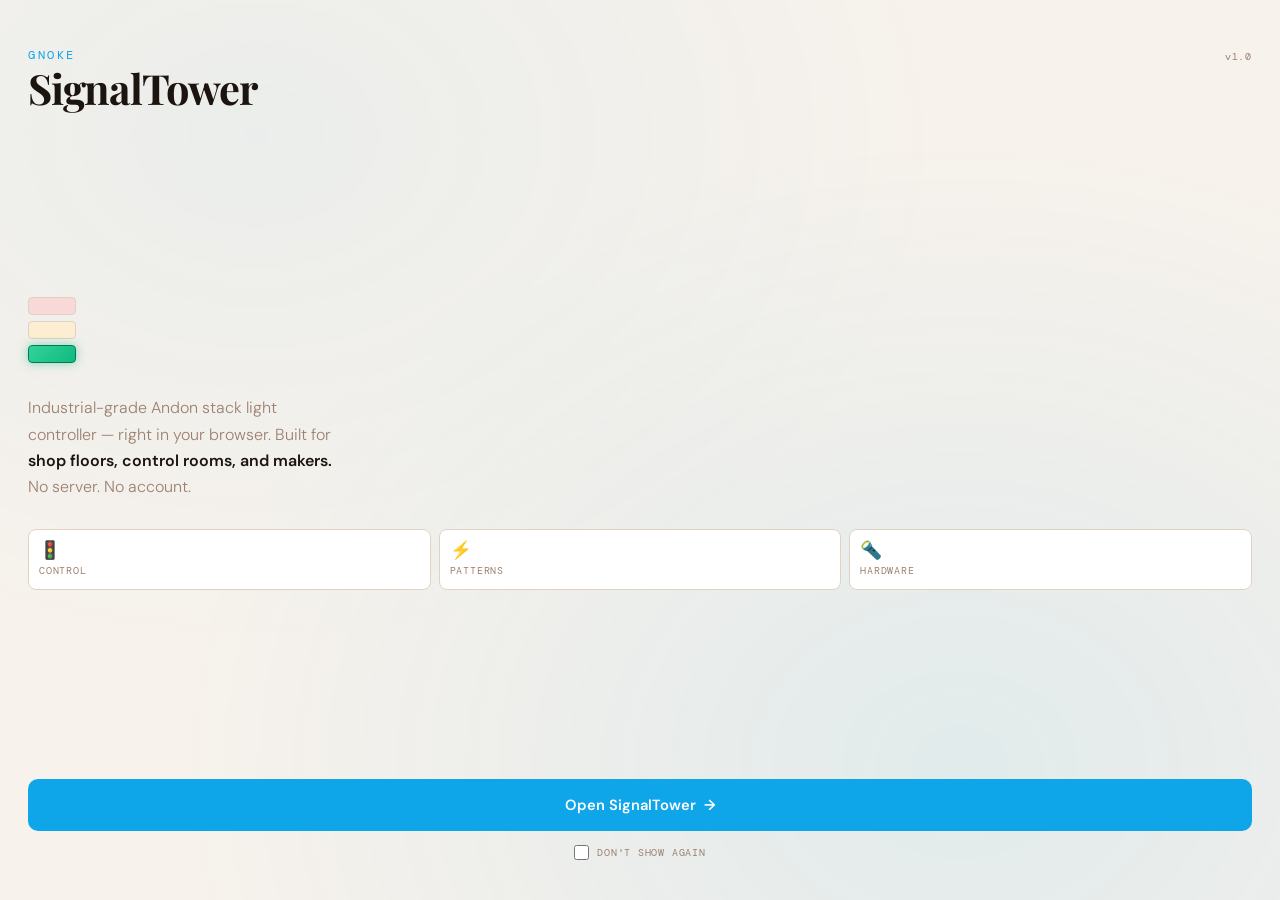
<file: index.html>
<!DOCTYPE html>
<html lang="en">
<head>
  <meta charset="UTF-8" />
  <meta name="viewport" content="width=device-width, initial-scale=1.0, viewport-fit=cover" />
  <title>Gnoke SignalTower</title>

  <link rel="preconnect" href="https://fonts.googleapis.com" />
  <link rel="preconnect" href="https://fonts.gstatic.com" crossorigin />
  <link href="https://fonts.googleapis.com/css2?family=DM+Mono:wght@400;500&family=Playfair+Display:wght@700&family=DM+Sans:wght@300;400;600&display=swap" rel="stylesheet" />

  <link rel="icon"             type="image/png" href="global.png" />
  <link rel="apple-touch-icon" href="global.png" />
  <link rel="manifest"         href="manifest.json" />

  <script>
    if ('serviceWorker' in navigator) {
      navigator.serviceWorker.register('sw.js');
    }
  </script>

  <style>
    *, *::before, *::after { box-sizing: border-box; margin: 0; padding: 0; }

    :root {
      --bg:           #f7f2ec;
      --text:         #1c140e;
      --muted:        #9c8070;
      --accent:       #0ea5e9;
      --border:       #e0d2c2;
      --surface:      #ffffff;
      --font-sans:    'DM Sans', sans-serif;
      --font-mono:    'DM Mono', monospace;
      --font-display: 'Playfair Display', serif;
    }

    html, body {
      width: 100%; height: 100dvh;
      background: var(--bg); color: var(--text);
      font-family: var(--font-sans);
      -webkit-font-smoothing: antialiased;
      overflow: hidden;
    }

    .bg-layer {
      position: fixed; inset: 0; z-index: 0; pointer-events: none;
      background:
        radial-gradient(ellipse at 75% 85%, color-mix(in srgb, var(--accent) 9%, transparent) 0%, transparent 58%),
        radial-gradient(ellipse at 20% 15%, color-mix(in srgb, var(--accent) 5%, transparent) 0%, transparent 48%);
    }

    .page {
      position: relative; z-index: 1;
      width: 100%; height: 100dvh;
      display: flex; flex-direction: column;
      justify-content: space-between;
      padding: 48px 28px 40px;
    }

    .version {
      position: absolute; top: 50px; right: 28px;
      font-family: var(--font-mono);
      font-size: .62rem; letter-spacing: .08em; color: var(--muted);
      opacity: 0; animation: up .5s ease .05s forwards;
    }

    .top {
      display: flex; flex-direction: column; gap: 4px;
      opacity: 0; animation: up .5s ease .1s forwards;
    }
    .gnoke-label {
      font-family: var(--font-mono);
      font-size: .72rem; letter-spacing: .22em;
      text-transform: uppercase; color: var(--accent);
    }
    .app-name {
      font-family: var(--font-display);
      font-size: 2.6rem; font-weight: 700;
      letter-spacing: -.03em; line-height: 1; color: var(--text);
    }

    .mid {
      display: flex; flex-direction: column; gap: 28px;
      opacity: 0; animation: up .5s ease .25s forwards;
    }
    .desc {
      font-size: 1rem; font-weight: 300;
      color: var(--muted); line-height: 1.65; max-width: 320px;
    }
    .desc strong { color: var(--text); font-weight: 600; }

    /* Mini tower preview in splash */
    .splash-tower {
      display: flex; flex-direction: column;
      gap: 6px; width: 48px; margin-bottom: 4px;
    }
    .splash-light {
      height: 18px; border-radius: 4px;
      border: 1.5px solid var(--border);
    }
    .splash-light.red   { background: color-mix(in srgb, #dc2626 18%, var(--surface)); }
    .splash-light.amber { background: color-mix(in srgb, #f59e0b 18%, var(--surface)); }
    .splash-light.green {
      background: linear-gradient(135deg, #34d399, #10b981);
      border-color: #047857;
      box-shadow: 0 0 10px rgba(16,185,129,.5);
    }

    .pillars { display: flex; gap: 8px; }
    .pillar {
      flex: 1; background: var(--surface);
      border: 1px solid var(--border); border-radius: 8px;
      padding: 12px 10px;
      display: flex; flex-direction: column; gap: 5px;
    }
    .pillar-icon  { font-size: 1.1rem; line-height: 1; }
    .pillar-label {
      font-family: var(--font-mono);
      font-size: .6rem; letter-spacing: .08em;
      text-transform: uppercase; color: var(--muted);
    }

    .bottom {
      display: flex; flex-direction: column; gap: 14px;
      opacity: 0; animation: up .5s ease .4s forwards;
    }

    .enter-btn {
      display: flex; align-items: center;
      justify-content: center; gap: 8px;
      width: 100%; padding: 16px;
      background: var(--accent); color: #fff;
      font-family: var(--font-sans);
      font-size: .92rem; font-weight: 600;
      border: none; border-radius: 10px;
      cursor: pointer; text-decoration: none;
      transition: opacity .15s, transform .15s;
    }
    .enter-btn:active { opacity: .88; transform: scale(.98); }
    .arrow { transition: transform .2s; display: inline-block; }
    .enter-btn:hover .arrow { transform: translateX(4px); }

    .skip-row {
      display: flex; align-items: center;
      justify-content: center; gap: 8px;
    }
    .skip-row input {
      width: 15px; height: 15px;
      accent-color: var(--accent); cursor: pointer;
    }
    .skip-row label {
      font-family: var(--font-mono);
      font-size: .62rem; letter-spacing: .08em;
      text-transform: uppercase; color: var(--muted);
      cursor: pointer; user-select: none;
    }

    body.out { animation: fadeOut .28s ease forwards; }
    @keyframes fadeOut { to { opacity: 0; } }
    @keyframes up {
      from { opacity: 0; transform: translateY(12px); }
      to   { opacity: 1; transform: translateY(0); }
    }
  </style>
</head>
<body>

<div class="bg-layer"></div>
<span class="version">v1.0</span>

<div class="page">

  <div class="top">
    <span class="gnoke-label">Gnoke</span>
    <span class="app-name">SignalTower</span>
  </div>

  <div class="mid">
    <div>
      <div class="splash-tower">
        <div class="splash-light red"></div>
        <div class="splash-light amber"></div>
        <div class="splash-light green"></div>
      </div>
    </div>

    <p class="desc">
      Industrial-grade Andon stack light controller — right in your browser.
      Built for <strong>shop floors, control rooms, and makers.</strong>
      No server. No account.
    </p>

    <div class="pillars">
      <div class="pillar">
        <span class="pillar-icon">🚦</span>
        <span class="pillar-label">Control</span>
      </div>
      <div class="pillar">
        <span class="pillar-icon">⚡</span>
        <span class="pillar-label">Patterns</span>
      </div>
      <div class="pillar">
        <span class="pillar-icon">🔦</span>
        <span class="pillar-label">Hardware</span>
      </div>
    </div>
  </div>

  <div class="bottom">
    <a class="enter-btn" href="main/" onclick="go(event)">
      Open SignalTower <span class="arrow">→</span>
    </a>
    <div class="skip-row">
      <input type="checkbox" id="skip" />
      <label for="skip">Don't show again</label>
    </div>
  </div>

</div>

<script>
  const KEY = 'gnoke_signaltower_skip_intro';

  if (localStorage.getItem(KEY) === '1') {
    window.location.replace('main/');
  }

  function go(e) {
    e.preventDefault();
    if (document.getElementById('skip').checked) {
      localStorage.setItem(KEY, '1');
    }
    document.body.classList.add('out');
    setTimeout(() => window.location.href = 'main/', 280);
  }
</script>
</body>
</html>
</file>
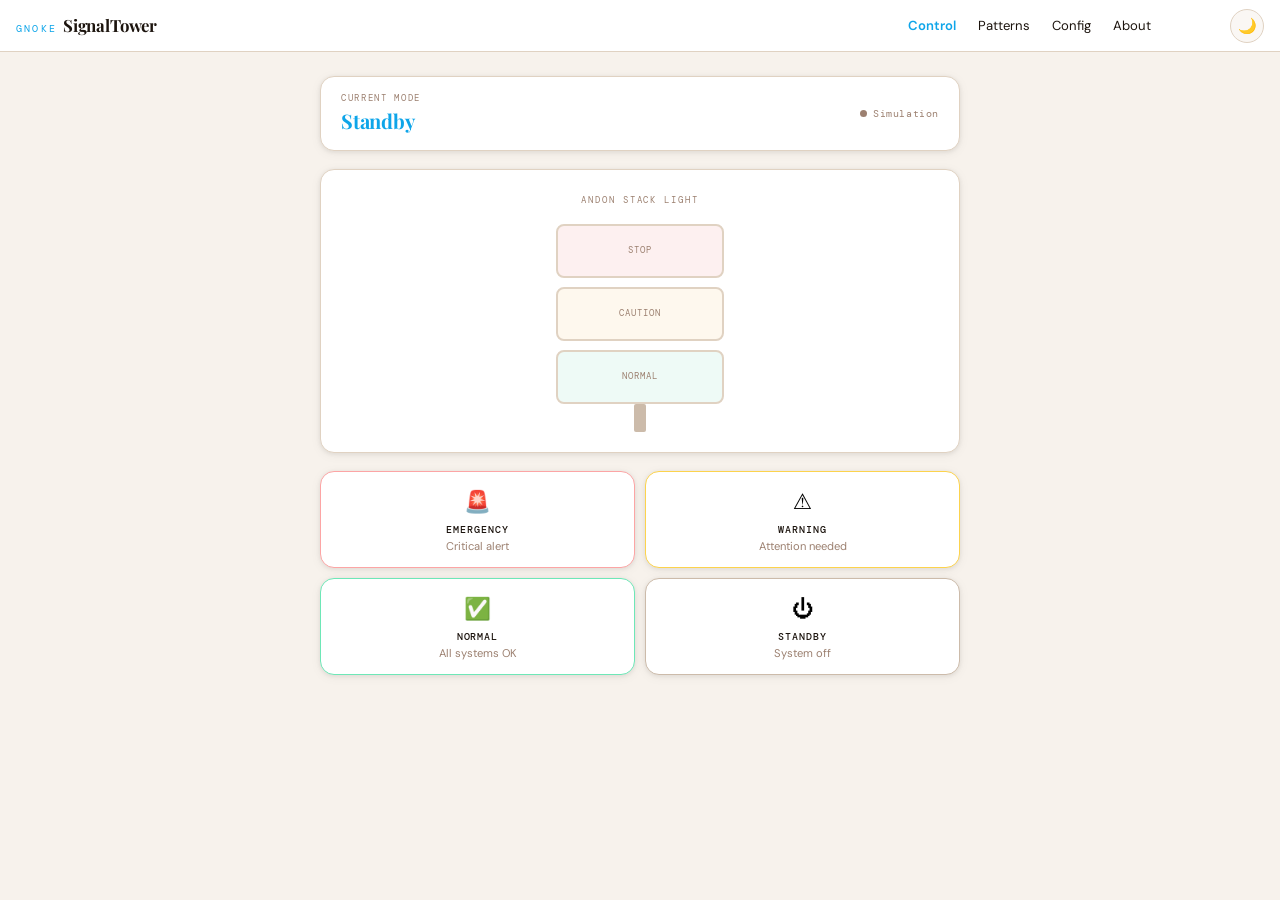
<file: main/index.html>
<!DOCTYPE html>
<html lang="en">
<head>
  <meta charset="UTF-8" />
  <meta name="viewport" content="width=device-width, initial-scale=1.0, viewport-fit=cover" />
  <title>Gnoke SignalTower</title>

  <link rel="preconnect" href="https://fonts.googleapis.com" />
  <link rel="preconnect" href="https://fonts.gstatic.com" crossorigin />
  <link href="https://fonts.googleapis.com/css2?family=DM+Mono:wght@400;500&family=Playfair+Display:wght@600;700&family=DM+Sans:wght@300;400;500;600&display=swap" rel="stylesheet" />

  <link rel="stylesheet"       href="../style.css" />
  <link rel="icon"             type="image/png" href="../global.png" />
  <link rel="apple-touch-icon" href="../global.png" />
  <link rel="manifest"         href="../manifest.json" />

  <!-- Anti-FOUC: apply saved theme before first paint -->
  <script>
    (function () {
      var t = localStorage.getItem('gnoke_signaltower_theme');
      if (t) document.documentElement.setAttribute('data-theme', t);
    })();
  </script>

  <script>
    if ('serviceWorker' in navigator) {
      navigator.serviceWorker.register('../sw.js');
    }
  </script>
</head>
<body>

<!-- ════════════ TOPBAR ════════════ -->
<div id="topbar">

  <button id="hamburger" title="Menu" aria-label="Open menu">&#9776;</button>

  <div id="brand" onclick="loadPage('main-page')" title="Control">
    <span id="brand-gnoke">Gnoke</span>
    <span id="brand-app">SignalTower</span>
  </div>

  <span id="context-info"></span>

  <div class="topbar-spacer"></div>

  <div class="menu-group" id="menu-group">

    <div class="menu">
      <button class="menu-btn" id="menu-control" onclick="loadPage('main-page')">Control</button>
    </div>

    <div class="menu">
      <button class="menu-btn" id="menu-patterns" onclick="loadPage('patterns-page')">Patterns</button>
    </div>

    <div class="menu">
      <button class="menu-btn" id="menu-config" onclick="loadPage('config-page')">Config</button>
    </div>

    <div class="menu">
      <button class="menu-btn">About</button>
      <div class="menu-content">
        <button onclick="loadPage('about-page')">About SignalTower</button>
      </div>
    </div>

  </div>

  <div id="topbar-right">
    <span id="status-chip">saved</span>
    <button class="icon-btn" id="theme-toggle" title="Toggle theme">🌙</button>
  </div>

</div>


<!-- ════════════ PAGES ════════════ -->
<main class="pages">

  <!-- ── CONTROL PAGE ────────────────────────────────────── -->
  <section id="main-page" class="page active">
    <div class="page-content">

      <!-- Mode display -->
      <div class="mode-display">
        <div>
          <div class="mode-label">Current Mode</div>
          <div class="mode-value" id="mode-text">Standby</div>
        </div>
        <div class="hw-badge">
          <div class="hw-dot idle" id="hw-dot"></div>
          <span id="hw-label">Simulation</span>
        </div>
      </div>

      <!-- Signal tower visual -->
      <div class="tower-wrap">
        <div class="tower-cap-label">Andon Stack Light</div>
        <div class="tower-stack">
          <div id="l-red"   class="tower-light red"   data-label="STOP"></div>
          <div id="l-amber" class="tower-light amber"  data-label="CAUTION"></div>
          <div id="l-green" class="tower-light green"  data-label="NORMAL"></div>
        </div>
        <div class="tower-pole"></div>
      </div>

      <!-- Mode buttons -->
      <div class="mode-grid">
        <button class="mode-btn emergency" onclick="Tower.setMode('emergency')" data-mode="emergency">
          <span class="mode-icon">🚨</span>
          <span class="mode-name">Emergency</span>
          <span class="mode-desc">Critical alert</span>
        </button>
        <button class="mode-btn warning" onclick="Tower.setMode('warning')" data-mode="warning">
          <span class="mode-icon">⚠️</span>
          <span class="mode-name">Warning</span>
          <span class="mode-desc">Attention needed</span>
        </button>
        <button class="mode-btn normal" onclick="Tower.setMode('normal')" data-mode="normal">
          <span class="mode-icon">✅</span>
          <span class="mode-name">Normal</span>
          <span class="mode-desc">All systems OK</span>
        </button>
        <button class="mode-btn off" onclick="Tower.setMode('off')" data-mode="off">
          <span class="mode-icon">⏻</span>
          <span class="mode-name">Standby</span>
          <span class="mode-desc">System off</span>
        </button>
      </div>

    </div>
  </section>


  <!-- ── PATTERNS PAGE ───────────────────────────────────── -->
  <section id="patterns-page" class="page">
    <div class="page-content">

      <div class="page-header">
        <div>
          <h1>Patterns</h1>
          <p class="sub">Timed light sequences</p>
        </div>
        <button class="btn btn-ghost btn-sm" onclick="Tower.clearAll(); updateModeUI('off')">⏹ Stop</button>
      </div>

      <!-- Andon stack light — horizontal circles -->
      <div class="tower-wrap tower-horizontal">
        <div class="tower-cap-label">Andon Stack Light</div>
        <div class="tower-row">
          <div class="tower-circle red"   id="p-red"   data-label="STOP"></div>
          <div class="tower-circle amber" id="p-amber" data-label="CAUTION"></div>
          <div class="tower-circle green" id="p-green" data-label="NORMAL"></div>
        </div>
      </div>

      <div class="pattern-section">
        <div class="pattern-section-title">🚨 Emergency</div>
        <div class="pattern-grid">
          <button class="pattern-btn" data-pattern="flash-red"   onclick="runPattern('flash-red')">Fast Flash</button>
          <button class="pattern-btn" data-pattern="strobe-red"  onclick="runPattern('strobe-red')">Strobe</button>
          <button class="pattern-btn" data-pattern="pulse-red"   onclick="runPattern('pulse-red')">Pulse</button>
        </div>
      </div>

      <div class="pattern-section">
        <div class="pattern-section-title">⚠️ Warning</div>
        <div class="pattern-grid">
          <button class="pattern-btn" data-pattern="blink-amber"  onclick="runPattern('blink-amber')">Slow Blink</button>
          <button class="pattern-btn" data-pattern="double-amber" onclick="runPattern('double-amber')">Double Flash</button>
          <button class="pattern-btn" data-pattern="fade-amber"   onclick="runPattern('fade-amber')">Fade</button>
        </div>
      </div>

      <div class="pattern-section">
        <div class="pattern-section-title">🔧 Operational</div>
        <div class="pattern-grid">
          <button class="pattern-btn" data-pattern="chase-up"   onclick="runPattern('chase-up')">Chase Up</button>
          <button class="pattern-btn" data-pattern="chase-down" onclick="runPattern('chase-down')">Chase Down</button>
          <button class="pattern-btn" data-pattern="alternate"  onclick="runPattern('alternate')">Alternate</button>
          <button class="pattern-btn" data-pattern="cycle-all"  onclick="runPattern('cycle-all')">Full Cycle</button>
        </div>
      </div>

      <div class="pattern-section">
        <div class="pattern-section-title">✅ Status</div>
        <div class="pattern-grid">
          <button class="pattern-btn" data-pattern="steady-green" onclick="runPattern('steady-green')">Steady</button>
          <button class="pattern-btn" data-pattern="heartbeat"    onclick="runPattern('heartbeat')">Heartbeat</button>
          <button class="pattern-btn" data-pattern="all-test"     onclick="runPattern('all-test')">System Test</button>
        </div>
      </div>

    </div>
  </section>


  <!-- ── CONFIG PAGE ─────────────────────────────────────── -->
  <section id="config-page" class="page">
    <div class="page-content">

      <div class="page-header">
        <div>
          <h1>Config</h1>
          <p class="sub">Hardware &amp; timing settings</p>
        </div>
      </div>

      <!-- Hardware output -->
      <div class="config-card">
        <div class="config-row">
          <div>
            <label for="hw-mode">Hardware Output</label>
            <div class="config-hint">Control a physical device during patterns</div>
          </div>
          <select id="hw-mode" style="max-width:180px;" onchange="Tower.updateHardware()">
            <option value="none">Simulation Only</option>
            <option value="torch">Device Torch</option>
          </select>
        </div>
        <div class="config-row">
          <div>
            <label>Torch note</label>
            <div class="config-hint">Activates your phone's rear camera torch as a physical output</div>
          </div>
        </div>
      </div>

      <!-- Timing -->
      <div class="config-card">
        <div class="config-row">
          <label for="flash-rate">Flash Rate</label>
          <input type="number" id="flash-rate" value="200" min="50" max="2000" step="50"
                 style="width:90px;" onchange="Tower.saveSetting('flashRate', this.value)" />
        </div>
        <div class="config-row">
          <label for="strobe-rate">Strobe Speed</label>
          <input type="number" id="strobe-rate" value="100" min="50" max="500" step="25"
                 style="width:90px;" onchange="Tower.saveSetting('strobeRate', this.value)" />
        </div>
      </div>

      <!-- Audio & Haptic -->
      <div class="config-card">
        <div class="config-row">
          <label for="audio-enable">Audio Alarm</label>
          <input type="checkbox" id="audio-enable" onchange="Tower.saveSetting('audioEnabled', this.checked)" />
        </div>
        <div class="config-row">
          <label for="haptic-enable">Haptic Feedback</label>
          <input type="checkbox" id="haptic-enable" checked onchange="Tower.saveSetting('hapticEnabled', this.checked)" />
        </div>
        <div class="config-row">
          <label for="alarm-freq">Alarm Frequency (Hz)</label>
          <input type="number" id="alarm-freq" value="880" min="200" max="2000" step="50"
                 style="width:90px;" onchange="Tower.saveSetting('alarmFreq', this.value)" />
        </div>
      </div>

      <!-- Concept info -->
      <div class="form-card" style="margin-top:4px;">
        <div class="card-title">⚡ The Gnokestation Concept</div>
        <p class="hint">
          Web browsers <strong>directly controlling physical hardware</strong> — without proprietary HMI systems or installed software.<br><br>
          <strong>This demo:</strong> Browser → Device Torch<br>
          <strong>Industrial:</strong> Browser → GPIO/Relays → Signal Tower<br>
          <strong>Enterprise:</strong> Browser → PLC APIs → Factory Equipment<br><br>
          Your browser becomes the universal HMI controller.
        </p>
      </div>

    </div>
  </section>


  <!-- ── ABOUT PAGE ──────────────────────────────────────── -->
  <section id="about-page" class="page">
    <div class="page-content">

      <div class="page-header">
        <div>
          <h1>About</h1>
          <p class="sub">Gnoke SignalTower · v1.0</p>
        </div>
        <button class="btn btn-ghost btn-sm" id="btn-check-update">🔄 Check for Updates</button>
      </div>

      <div class="card-grid">

        <div class="form-card">
          <div class="card-title">🚦 SignalTower</div>
          <p class="hint">
            An industrial Andon stack light controller that runs entirely in the browser.
            Control light modes, run timed patterns, and optionally drive real hardware
            via your device's torch.<br><br>
            Your data never leaves the device.
          </p>
        </div>

        <div class="form-card">
          <div class="card-title">⚙️ Under The Hood</div>
          <table class="about-table">
            <tbody id="about-tech-table"></tbody>
          </table>
        </div>

        <div class="form-card">
          <div class="card-title">👤 Author</div>
          <p class="hint">
            <strong>Edmund Sparrow</strong><br />
            Part of the <strong>Gnoke Suite</strong> — offline-first tools
            for developers, retailers, and independent builders.
          </p>
          <div style="display:flex;gap:8px;margin-top:14px;flex-wrap:wrap;">
            <a class="btn btn-outline btn-sm" href="mailto:edmundsparrow@gmail.com">✉ Email</a>
            <a class="btn btn-outline btn-sm" href="https://github.com/edmundsparrow" target="_blank" rel="noopener">⌥ GitHub</a>
            <a class="btn btn-outline btn-sm" href="https://selar.com/showlove/edmundsparrow" target="_blank" rel="noopener">❤️ Coffee</a>
          </div>
        </div>

        <div class="form-card" id="update-card">
          <div class="card-title">🔄 Updates</div>
          <p class="hint">
            Running <strong>v1.0</strong>.
            Click "Check for Updates" to compare against the latest GitHub release.
          </p>
        </div>

        <div class="form-card">
          <div class="card-title">📜 License</div>
          <p class="hint">
            Free and open source under the
            <strong>GNU General Public License v3.0</strong>.<br /><br />
            Use it, modify it, share it — but keep it open.
            Commercial use requires explicit permission from the author.
          </p>
          <p class="hint" style="margin-top:10px;font-family:var(--font-mono);font-size:.68rem;color:var(--muted)">
            © 2026 Edmund Sparrow — Gnoke Suite
          </p>
        </div>

      </div>
    </div>
  </section>

</main>


<!-- ════════════ MODALS ════════════ -->

<!-- Torch permission modal -->
<div class="modal-overlay" id="torch-modal">
  <div class="modal">
    <div class="modal-head">
      <h3>🔦 Device Torch Access</h3>
      <button class="modal-close" onclick="UI.closeModal('torch-modal')">✕</button>
    </div>
    <div class="modal-body">
      SignalTower will request camera access to control your device's torch.
      The camera feed is never recorded or stored — only the torch state is used.
    </div>
    <div class="modal-actions">
      <button class="btn btn-ghost" onclick="document.getElementById('hw-mode').value='none'; UI.closeModal('torch-modal');">Cancel</button>
      <button class="btn btn-primary" onclick="Tower.requestTorch(); UI.closeModal('torch-modal');">Allow Access</button>
    </div>
  </div>
</div>


<!-- Toast -->
<div id="toast"></div>

<!-- ════════════ DRAWER ════════════ -->
<div id="drawer-overlay" onclick="Drawer.close()"></div>

<nav id="drawer" aria-label="Mobile navigation">
  <div id="drawer-header">
    <div id="drawer-brand">
      <span id="drawer-gnoke">Gnoke</span>
      <span id="drawer-app">SignalTower</span>
    </div>
    <button id="drawer-close" onclick="Drawer.close()" title="Close">✕</button>
  </div>

  <div class="drawer-section">Navigate</div>
  <button class="drawer-btn" id="drawer-control"  onclick="loadPage('main-page');    Drawer.close();">🚦 Control</button>
  <button class="drawer-btn" id="drawer-patterns" onclick="loadPage('patterns-page'); Drawer.close();">⚡ Patterns</button>
  <button class="drawer-btn" id="drawer-config"   onclick="loadPage('config-page');   Drawer.close();">🔧 Config</button>

  <div class="drawer-section">More</div>
  <button class="drawer-btn" onclick="loadPage('about-page'); Drawer.close();">ℹ️ About SignalTower</button>
</nav>


<!-- ════════════ SCRIPTS ════════════ -->
<!-- Load order: state → theme → ui → tower → update → app -->
<script src="../js/state.js"></script>
<script src="../js/theme.js"></script>
<script src="../js/ui.js"></script>
<script src="../js/tower.js"></script>
<script src="../js/update.js"></script>
<script src="../js/app.js"></script>

</body>
</html>
</file>
<file: style.css>
/* ══════════════════════════════════════════════════════════════════════════
   style.css — Gnoke Suite Design System
   SignalTower Edition
   Copyright © 2026 Edmund Sparrow — GNU GPL v3
   ══════════════════════════════════════════════════════════════════════════ */


/* ── 1. TOKENS ──────────────────────────────────────────────────────────── */
:root {
  --bg:           #f7f2ec;
  --bg2:          #ede5d8;
  --surface:      #ffffff;
  --surface2:     #faf7f4;
  --surface3:     #f3ede5;
  --text:         #1c140e;
  --text2:        #4a3728;
  --muted:        #9c8070;
  --border:       #e0d2c2;
  --border2:      #ccbbaa;

  /* SignalTower accent — electric sky blue */
  --accent:       #0ea5e9;
  --accent-dk:    #0284c7;
  --accent-lt:    #e0f2fe;
  --accent-txt:   #0c4a6e;
  --accent-dim:   color-mix(in srgb, #0ea5e9 10%, transparent);

  --green:        #2d6e4e;
  --green-lt:     #dff2ea;
  --red:          #b83030;
  --red-lt:       #fde8e8;
  --danger:       #dc2626;

  --topbar-bg:    #ffffff;
  --topbar-bdr:   #e0d2c2;
  --topbar-txt:   #1c140e;
  --topbar-muted: #9c8070;
  --topbar-h:     52px;

  --font-sans:    'DM Sans', system-ui, sans-serif;
  --font-mono:    'DM Mono', monospace;
  --font-display: 'Playfair Display', serif;

  --radius:       10px;
  --radius-lg:    14px;
  --shadow:       0 1px 4px rgba(28,20,14,.08), 0 2px 12px rgba(28,20,14,.05);
  --shadow-lg:    0 4px 24px rgba(28,20,14,.14);
  --transition:   0.18s ease;
}

[data-theme="dark"] {
  --bg:       #18120c;
  --bg2:      #201710;
  --surface:  #241a12;
  --surface2: #2e2018;
  --surface3: #38271a;
  --text:     #f0e8de;
  --text2:    #c8b09a;
  --muted:    #7a6a5a;
  --border:   #2e2218;
  --border2:  #3e3020;

  --topbar-bg:    #241a12;
  --topbar-bdr:   #2e2218;
  --topbar-txt:   #f0e8de;
  --topbar-muted: #7a6a5a;

  --accent-lt:    #082f49;
  --accent-txt:   #bae6fd;
}


/* ── 2. RESET ───────────────────────────────────────────────────────────── */
*, *::before, *::after { box-sizing: border-box; margin: 0; padding: 0; }
html { scroll-behavior: smooth; overflow-x: hidden; }
body {
  font-family: var(--font-sans);
  background: var(--bg); color: var(--text);
  line-height: 1.55; min-height: 100dvh;
  -webkit-font-smoothing: antialiased;
  overflow: hidden; display: flex; flex-direction: column;
  transition: background var(--transition), color var(--transition);
}
a { text-decoration: none; color: inherit; }
input, select, textarea, button { font-family: var(--font-sans); font-size: inherit; }


/* ── 3. LOADING OVERLAY ─────────────────────────────────────────────────── */
#loading-overlay {
  position: fixed; inset: 0;
  background: var(--bg);
  display: flex; align-items: center; justify-content: center;
  flex-direction: column; gap: 16px;
  z-index: 999;
}
.loader-dots { display: flex; gap: 6px; }
.loader-dot {
  width: 9px; height: 9px; border-radius: 50%;
  background: var(--accent);
  animation: blink 1.2s infinite;
}
.loader-dot:nth-child(2) { animation-delay: .2s; }
.loader-dot:nth-child(3) { animation-delay: .4s; }
@keyframes blink {
  0%, 80%, 100% { opacity: .2; transform: scale(.8); }
  40%           { opacity: 1;  transform: scale(1);  }
}
.loader-text {
  font-family: var(--font-mono);
  font-size: .7rem; letter-spacing: .12em;
  text-transform: uppercase; color: var(--muted);
}


/* ── 4. TOPBAR ──────────────────────────────────────────────────────────── */
#topbar {
  height: var(--topbar-h);
  background: var(--topbar-bg);
  border-bottom: 1px solid var(--topbar-bdr);
  display: flex; align-items: center;
  gap: 10px; padding: 0 16px;
  flex-shrink: 0; z-index: 100;
}

#hamburger {
  width: 34px; height: 34px; border-radius: 50%;
  border: 1px solid var(--border);
  background: var(--surface2); color: var(--topbar-txt);
  font-size: 16px; cursor: pointer;
  display: none; align-items: center; justify-content: center;
  transition: border-color var(--transition);
}
#hamburger:hover { border-color: var(--accent); }

#brand {
  display: flex; align-items: baseline; gap: 6px;
  text-decoration: none; flex-shrink: 0; cursor: pointer;
}
#brand-gnoke {
  font-family: var(--font-mono);
  font-size: .62rem; letter-spacing: .22em;
  text-transform: uppercase; color: var(--accent);
}
#brand-app {
  font-family: var(--font-display);
  font-size: 1.05rem; font-weight: 700;
  color: var(--topbar-txt); letter-spacing: -.01em;
}

#context-info {
  font-family: var(--font-mono);
  font-size: .68rem; letter-spacing: .04em;
  color: var(--topbar-muted); margin-left: 4px;
}

.topbar-spacer { flex: 1; }

.menu-group { display: flex; gap: 2px; }
.menu { position: relative; }
.menu-btn {
  background: transparent; border: none;
  color: var(--topbar-txt); font-family: var(--font-sans);
  font-size: .82rem; padding: 6px 10px;
  cursor: pointer; border-radius: 5px;
  transition: background var(--transition), color var(--transition);
}
.menu-btn:hover { background: var(--accent-dim); color: var(--accent); }
.menu-btn.active { color: var(--accent); font-weight: 600; }
.menu-content {
  display: none; position: absolute; top: calc(100% + 6px); left: 0;
  background: var(--surface); border: 1px solid var(--border);
  border-radius: 8px; min-width: 160px;
  box-shadow: 0 8px 24px rgba(0,0,0,.12);
  padding: 4px; z-index: 200;
}
.menu:hover .menu-content,
.menu:focus-within .menu-content { display: flex; flex-direction: column; }
.menu-content button, .menu-content a {
  background: none; border: none; text-align: left;
  padding: 8px 12px; font-family: var(--font-sans);
  font-size: .82rem; color: var(--text);
  cursor: pointer; border-radius: 5px;
  text-decoration: none; display: block;
  transition: background var(--transition);
}
.menu-content button:hover, .menu-content a:hover { background: var(--accent-dim); }
.menu-content hr { border: none; border-top: 1px solid var(--border); margin: 4px 0; }
.menu-content .danger-item { color: var(--danger); }

#topbar-right { display: flex; align-items: center; gap: 6px; flex-shrink: 0; }

#status-chip {
  font-family: var(--font-mono);
  font-size: .6rem; letter-spacing: .1em; text-transform: uppercase;
  background: var(--surface2); color: var(--topbar-muted);
  border: 1px solid var(--border);
  padding: 3px 8px; border-radius: 20px;
  opacity: 0; transition: opacity .3s; pointer-events: none;
}
#status-chip.show { opacity: 1; }

.icon-btn {
  width: 34px; height: 34px; border-radius: 50%;
  border: 1px solid var(--border);
  background: var(--surface2);
  color: var(--topbar-txt); cursor: pointer; font-size: 15px;
  display: flex; align-items: center; justify-content: center;
  transition: border-color var(--transition), background var(--transition);
}
.icon-btn:hover { border-color: var(--accent); background: var(--accent-dim); }


/* ── 5. PAGES ────────────────────────────────────────────────────────────── */
.pages { flex: 1; overflow: hidden; position: relative; }
.page  { position: absolute; inset: 0; overflow-y: auto; display: none; }
.page.active { display: block; animation: fadeUp .22s ease forwards; }

@keyframes fadeUp {
  from { opacity: 0; transform: translateY(8px); }
  to   { opacity: 1; transform: translateY(0); }
}

.page-content {
  max-width: 680px; margin: 0 auto;
  padding: 24px 20px 60px;
}

.page-header {
  display: flex; align-items: flex-start;
  justify-content: space-between; gap: 16px;
  margin-bottom: 24px; flex-wrap: wrap;
}
.page-header h1 {
  font-family: var(--font-display);
  font-size: 1.7rem; font-weight: 700;
  color: var(--text); letter-spacing: -.02em;
}
.page-header .sub {
  font-family: var(--font-mono);
  font-size: .68rem; letter-spacing: .06em;
  color: var(--muted); margin-top: 4px;
}


/* ── 6. CARDS ────────────────────────────────────────────────────────────── */
.card-grid {
  display: grid;
  grid-template-columns: repeat(auto-fit, minmax(260px, 1fr));
  gap: 16px;
}
.form-card {
  background: var(--surface); border: 1px solid var(--border);
  border-radius: var(--radius-lg); padding: 20px;
  box-shadow: var(--shadow);
}
.card-title {
  font-family: var(--font-display);
  font-size: 1rem; font-weight: 600; color: var(--text);
  margin-bottom: 14px; padding-bottom: 10px;
  border-bottom: 1px solid var(--border);
}
.hint { font-size: .82rem; font-weight: 300; color: var(--muted); line-height: 1.65; }
.hint strong { color: var(--text); font-weight: 600; }


/* ── 7. BUTTONS ──────────────────────────────────────────────────────────── */
.btn {
  padding: 9px 16px; border-radius: 8px; border: none;
  font-family: var(--font-sans); font-size: .82rem; font-weight: 600;
  cursor: pointer; display: inline-flex; align-items: center; gap: 6px;
  transition: opacity var(--transition), transform var(--transition), background var(--transition);
  white-space: nowrap;
}
.btn:active { opacity: .85; transform: scale(.98); }
.btn-primary { background: var(--accent); color: #fff; }
.btn-primary:hover { background: var(--accent-dk); }
.btn-ghost   { background: transparent; color: var(--text); border: 1px solid var(--border); }
.btn-ghost:hover { border-color: var(--accent); color: var(--accent); }
.btn-danger  { background: var(--danger); color: #fff; }
.btn-outline { background: transparent; color: var(--accent); border: 1.5px solid var(--accent); }
.btn-outline:hover { background: var(--accent-lt); }
.btn-sm { padding: 6px 12px; font-size: .76rem; }


/* ── 8. FORM ELEMENTS ────────────────────────────────────────────────────── */
label {
  display: block; font-family: var(--font-mono);
  font-size: .68rem; font-weight: 500; letter-spacing: .08em;
  text-transform: uppercase; color: var(--text2); margin-bottom: 5px;
}
input[type="text"],
input[type="number"],
input[type="date"],
input[type="email"],
textarea,
select {
  width: 100%; padding: 8px 12px;
  border: 1.5px solid var(--border); border-radius: 8px;
  background: var(--surface); color: var(--text);
  font-size: .88rem; font-family: var(--font-sans);
  transition: border-color var(--transition), box-shadow var(--transition);
}
input:focus, textarea:focus, select:focus {
  outline: none;
  border-color: var(--accent);
  box-shadow: 0 0 0 3px var(--accent-lt);
}
input[type="number"] { text-align: right; }
.form-group { margin-bottom: 14px; }
.form-row { display: grid; grid-template-columns: 1fr 1fr; gap: 12px; margin-bottom: 14px; }


/* ── 9. TABLES ───────────────────────────────────────────────────────────── */
.about-table { width: 100%; border-collapse: collapse; font-size: .8rem; }
.about-table td {
  padding: 7px 0; border-bottom: 1px solid var(--border); color: var(--muted);
}
.about-table td:first-child {
  font-family: var(--font-mono); font-size: .72rem;
  color: var(--text); width: 40%;
}
.about-table tr:last-child td { border-bottom: none; }


/* ── 10. MODALS ──────────────────────────────────────────────────────────── */
.modal-overlay {
  position: fixed; inset: 0; z-index: 300;
  background: rgba(0,0,0,.4);
  display: none; align-items: center; justify-content: center;
  padding: 20px;
}
.modal-overlay.show { display: flex; }
.modal {
  background: var(--surface); border: 1px solid var(--border);
  border-radius: var(--radius-lg); width: 100%; max-width: 420px;
  padding: 20px; box-shadow: 0 16px 48px rgba(0,0,0,.18);
}
.modal-head {
  display: flex; align-items: center;
  justify-content: space-between; margin-bottom: 14px;
}
.modal-head h3 { font-size: .95rem; font-weight: 600; }
.modal-close {
  background: none; border: none; font-size: 1rem;
  cursor: pointer; color: var(--muted); padding: 2px 6px; border-radius: 4px;
}
.modal-close:hover { color: var(--text); }
.modal-body { font-size: .84rem; color: var(--muted); line-height: 1.6; margin-bottom: 14px; }
.modal-actions { display: flex; justify-content: flex-end; gap: 8px; margin-top: 14px; }


/* ── 11. TOAST ───────────────────────────────────────────────────────────── */
#toast {
  position: fixed; bottom: 28px; left: 50%;
  transform: translateX(-50%) translateY(12px);
  background: var(--text); color: var(--bg);
  font-family: var(--font-mono); font-size: .72rem; letter-spacing: .04em;
  padding: 10px 18px; border-radius: 24px;
  opacity: 0; pointer-events: none;
  transition: opacity .2s, transform .2s;
  white-space: nowrap; z-index: 999;
}
#toast.show { opacity: 1; transform: translateX(-50%) translateY(0); }
#toast.err  { background: var(--danger); color: #fff; }
#toast.ok   { background: var(--green);  color: #fff; }


/* ── 12. MOBILE DRAWER ───────────────────────────────────────────────────── */
#drawer-overlay {
  display: none; position: fixed; inset: 0;
  background: rgba(0,0,0,.35); z-index: 150;
}
#drawer-overlay.open { display: block; }

#drawer {
  position: fixed; top: 0; left: 0; bottom: 0;
  width: 270px; background: var(--topbar-bg); z-index: 160;
  border-right: 1px solid var(--topbar-bdr);
  transform: translateX(-100%); transition: transform .28s ease;
  display: flex; flex-direction: column; overflow-y: auto;
}
#drawer.open { transform: translateX(0); }

#drawer-header {
  display: flex; align-items: center; justify-content: space-between;
  padding: 16px 16px 12px;
  border-bottom: 1px solid var(--topbar-bdr);
}
#drawer-brand { display: flex; align-items: baseline; gap: 6px; }
#drawer-gnoke {
  font-family: var(--font-mono); font-size: .62rem;
  letter-spacing: .22em; text-transform: uppercase; color: var(--accent);
}
#drawer-app {
  font-family: var(--font-display);
  font-size: 1rem; font-weight: 700; color: var(--topbar-txt);
}
#drawer-close {
  background: none; border: none;
  color: var(--topbar-muted); font-size: 1rem; cursor: pointer; padding: 4px 8px;
  transition: color var(--transition);
}
#drawer-close:hover { color: var(--topbar-txt); }
.drawer-section {
  font-family: var(--font-mono); font-size: .58rem; letter-spacing: .14em;
  text-transform: uppercase; color: var(--topbar-muted); padding: 16px 16px 6px;
}
.drawer-btn {
  background: none; border: none; text-align: left; width: 100%;
  padding: 10px 16px; font-family: var(--font-sans); font-size: .86rem;
  color: var(--topbar-txt); cursor: pointer;
  transition: background var(--transition), color var(--transition);
}
.drawer-btn:hover { background: var(--accent-dim); color: var(--accent); }
.drawer-btn.active { color: var(--accent); font-weight: 600; background: var(--accent-dim); }
.drawer-btn.danger { color: var(--danger); }


/* ── 13. RESPONSIVE ──────────────────────────────────────────────────────── */
@media (max-width: 640px) {
  #hamburger    { display: flex; }
  .menu-group   { display: none; }
  #context-info { display: none; }
  .page-content { padding: 16px 14px 60px; }
  .card-grid    { grid-template-columns: 1fr; }
  .page-header h1 { font-size: 1.4rem; }
}
@media (min-width: 641px) {
  #hamburger { display: none; }
  #drawer, #drawer-overlay { display: none !important; }
}
@media (display-mode: standalone) {
  #topbar { padding-top: env(safe-area-inset-top); height: calc(var(--topbar-h) + env(safe-area-inset-top)); }
}


/* ══════════════════════════════════════════════════════════════════════════
   SIGNALTOWER — Custom Component Styles
   ══════════════════════════════════════════════════════════════════════════ */

/* ── Horizontal tower (patterns page) ── */
.tower-horizontal { padding: 18px 20px 16px; }
.tower-row {
  display: flex; flex-direction: row;
  gap: 14px; justify-content: center; align-items: center;
}
.tower-circle {
  width: 68px; height: 68px; border-radius: 50%;
  border: 2px solid var(--border);
  position: relative;
  display: flex; align-items: center; justify-content: center;
  transition: background .2s ease, box-shadow .2s ease, border-color .2s ease;
  overflow: hidden; flex-shrink: 0;
}
.tower-circle::after {
  content: attr(data-label);
  font-family: var(--font-mono);
  font-size: .5rem; letter-spacing: .1em; text-transform: uppercase;
  color: var(--muted);
  position: relative; z-index: 2;
  transition: color .2s, text-shadow .2s;
}
.tower-circle::before {
  content: '';
  position: absolute; inset: 5px; border-radius: 50%;
  background: radial-gradient(ellipse at 45% 30%, rgba(255,255,255,.5) 0%, transparent 65%);
  opacity: 0; transition: opacity .2s; z-index: 1;
}
.tower-circle.active::before { opacity: 1; }
.tower-circle.active::after  { color: rgba(255,255,255,.9); text-shadow: 0 0 6px rgba(255,255,255,.5); }

/* OFF states */
.tower-circle.red   { background: color-mix(in srgb, #dc2626 7%, var(--surface)); }
.tower-circle.amber { background: color-mix(in srgb, #f59e0b 7%, var(--surface)); }
.tower-circle.green { background: color-mix(in srgb, #10b981 7%, var(--surface)); }
[data-theme="dark"] .tower-circle.red   { background: #1a0404; }
[data-theme="dark"] .tower-circle.amber { background: #1a1100; }
[data-theme="dark"] .tower-circle.green { background: #041208; }

/* ACTIVE states */
.tower-circle.red.active {
  background: radial-gradient(circle at 45% 35%, #f87171, #b91c1c);
  border-color: #7f1d1d;
  box-shadow: 0 0 18px rgba(220,38,38,.7), 0 0 40px rgba(220,38,38,.25);
}
.tower-circle.amber.active {
  background: radial-gradient(circle at 45% 35%, #fcd34d, #d97706);
  border-color: #92400e;
  box-shadow: 0 0 18px rgba(245,158,11,.7), 0 0 40px rgba(245,158,11,.25);
}
.tower-circle.green.active {
  background: radial-gradient(circle at 45% 35%, #6ee7b7, #059669);
  border-color: #064e3b;
  box-shadow: 0 0 18px rgba(16,185,129,.7), 0 0 40px rgba(16,185,129,.25);
}

/* ── Mode display banner ── */
.mode-display {
  background: var(--surface);
  border: 1px solid var(--border);
  border-radius: var(--radius-lg);
  padding: 14px 20px;
  margin-bottom: 18px;
  box-shadow: var(--shadow);
  display: flex; align-items: center;
  justify-content: space-between; gap: 12px;
}
.mode-display .mode-label {
  font-family: var(--font-mono);
  font-size: .58rem; letter-spacing: .18em;
  text-transform: uppercase; color: var(--muted);
}
.mode-display .mode-value {
  font-family: var(--font-display);
  font-size: 1.25rem; font-weight: 700;
  letter-spacing: -.01em; color: var(--accent);
  transition: color .25s;
}
.mode-display .mode-value.emergency { color: #dc2626; }
.mode-display .mode-value.warning   { color: #d97706; }
.mode-display .mode-value.normal    { color: #059669; }

/* HW status badge */
.hw-badge {
  display: flex; align-items: center; gap: 6px;
  font-family: var(--font-mono);
  font-size: .62rem; letter-spacing: .06em;
  color: var(--muted);
}
.hw-dot {
  width: 7px; height: 7px; border-radius: 50%;
  background: var(--green);
  box-shadow: 0 0 6px rgba(45,110,78,.5);
  animation: hw-pulse 2.4s ease infinite;
}
.hw-dot.error { background: var(--danger); box-shadow: 0 0 6px rgba(220,38,38,.5); }
.hw-dot.idle  { background: var(--muted); box-shadow: none; animation: none; }
@keyframes hw-pulse { 0%,100% { opacity: 1; } 50% { opacity: .35; } }

/* ── Signal tower visual ── */
.tower-wrap {
  background: var(--surface);
  border: 1px solid var(--border);
  border-radius: var(--radius-lg);
  padding: 24px 20px 20px;
  margin-bottom: 18px;
  box-shadow: var(--shadow);
  display: flex; flex-direction: column; align-items: center;
}
.tower-cap-label {
  font-family: var(--font-mono);
  font-size: .56rem; letter-spacing: .22em;
  text-transform: uppercase; color: var(--muted);
  margin-bottom: 16px;
}
.tower-stack {
  display: flex; flex-direction: column;
  gap: 9px; width: 168px;
}

/* Mounting pole */
.tower-pole {
  width: 12px; height: 28px;
  background: var(--border2);
  border-radius: 2px; margin: 0 auto;
}

.tower-light {
  height: 54px; border-radius: 8px;
  border: 2px solid var(--border);
  position: relative;
  display: flex; align-items: center; justify-content: center;
  transition: background .2s ease, box-shadow .2s ease, border-color .2s ease;
  overflow: hidden;
}

/* Label text via ::after */
.tower-light::after {
  content: attr(data-label);
  font-family: var(--font-mono);
  font-size: .56rem; letter-spacing: .12em;
  text-transform: uppercase;
  color: var(--muted);
  position: relative; z-index: 2;
  transition: color .2s, text-shadow .2s;
}

/* Lens highlight overlay */
.tower-light::before {
  content: '';
  position: absolute; inset: 4px;
  border-radius: 5px;
  background: radial-gradient(ellipse at 50% 20%, rgba(255,255,255,.45) 0%, transparent 65%);
  opacity: 0; transition: opacity .2s; z-index: 1;
}
.tower-light.active::before { opacity: 1; }
.tower-light.active::after  { color: rgba(255,255,255,.92); text-shadow: 0 0 8px rgba(255,255,255,.6); }

/* OFF states — light theme */
.tower-light.red   { background: color-mix(in srgb, #dc2626 7%, var(--surface)); }
.tower-light.amber { background: color-mix(in srgb, #f59e0b 7%, var(--surface)); }
.tower-light.green { background: color-mix(in srgb, #10b981 7%, var(--surface)); }

/* OFF states — dark theme */
[data-theme="dark"] .tower-light.red   { background: #1a0404; }
[data-theme="dark"] .tower-light.amber { background: #1a1100; }
[data-theme="dark"] .tower-light.green { background: #041208; }

/* ACTIVE states with glow */
.tower-light.red.active {
  background: linear-gradient(145deg, #ef4444, #b91c1c);
  border-color: #7f1d1d;
  box-shadow: 0 0 20px rgba(220,38,38,.65), 0 0 44px rgba(220,38,38,.25), inset 0 1px 6px rgba(0,0,0,.25);
}
.tower-light.amber.active {
  background: linear-gradient(145deg, #fbbf24, #d97706);
  border-color: #92400e;
  box-shadow: 0 0 20px rgba(245,158,11,.65), 0 0 44px rgba(245,158,11,.25), inset 0 1px 6px rgba(0,0,0,.25);
}
.tower-light.green.active {
  background: linear-gradient(145deg, #34d399, #059669);
  border-color: #064e3b;
  box-shadow: 0 0 20px rgba(16,185,129,.65), 0 0 44px rgba(16,185,129,.25), inset 0 1px 6px rgba(0,0,0,.25);
}

/* ── Mode control buttons ── */
.mode-grid {
  display: grid; grid-template-columns: 1fr 1fr;
  gap: 10px; margin-bottom: 18px;
}
.mode-btn {
  background: var(--surface);
  border: 1.5px solid var(--border);
  border-radius: var(--radius-lg);
  padding: 16px 10px 14px;
  cursor: pointer; text-align: center;
  transition: all var(--transition);
  box-shadow: var(--shadow);
}
.mode-btn:active { transform: translateY(2px); box-shadow: none; }
.mode-btn .mode-icon { font-size: 1.35rem; display: block; margin-bottom: 7px; }
.mode-btn .mode-name {
  font-family: var(--font-mono);
  font-size: .62rem; letter-spacing: .1em;
  text-transform: uppercase; color: var(--text);
  display: block; margin-bottom: 3px; font-weight: 500;
}
.mode-btn .mode-desc { font-size: .7rem; color: var(--muted); display: block; }
.mode-btn.emergency { border-color: #fca5a5; }
.mode-btn.warning   { border-color: #fcd34d; }
.mode-btn.normal    { border-color: #6ee7b7; }
.mode-btn.off       { border-color: var(--border2); }
.mode-btn.is-active.emergency { background: #fff1f1; border-color: #dc2626; }
.mode-btn.is-active.warning   { background: #fffbeb; border-color: #d97706; }
.mode-btn.is-active.normal    { background: #f0fdf4; border-color: #059669; }
.mode-btn.is-active.off       { background: var(--surface2); border-color: var(--accent); }
[data-theme="dark"] .mode-btn.is-active.emergency { background: #2a0a0a; }
[data-theme="dark"] .mode-btn.is-active.warning   { background: #1f1500; }
[data-theme="dark"] .mode-btn.is-active.normal    { background: #061a0d; }

/* ── Patterns page ── */
.pattern-section { margin-bottom: 22px; }
.pattern-section-title {
  font-family: var(--font-mono);
  font-size: .6rem; letter-spacing: .16em;
  text-transform: uppercase; color: var(--muted);
  margin-bottom: 9px; padding-bottom: 6px;
  border-bottom: 1px solid var(--border);
}
.pattern-grid {
  display: grid; grid-template-columns: repeat(3, 1fr);
  gap: 7px;
}
.pattern-btn {
  background: var(--surface);
  border: 1px solid var(--border);
  border-radius: 8px; padding: 11px 6px;
  font-family: var(--font-mono);
  font-size: .62rem; letter-spacing: .03em;
  color: var(--text); cursor: pointer; text-align: center;
  transition: all .15s ease;
  box-shadow: var(--shadow); line-height: 1.45;
}
.pattern-btn:hover  { border-color: var(--accent); color: var(--accent); }
.pattern-btn:active { transform: scale(.95); background: var(--accent-lt); }
.pattern-btn.is-active { background: var(--accent-lt); border-color: var(--accent); color: var(--accent-dk); font-weight: 600; }

/* ── Config / Settings ── */
.config-card {
  background: var(--surface); border: 1px solid var(--border);
  border-radius: var(--radius-lg); padding: 0 20px;
  box-shadow: var(--shadow); margin-bottom: 14px; overflow: hidden;
}
.config-row {
  display: flex; align-items: center; justify-content: space-between;
  padding: 14px 0; border-bottom: 1px solid var(--border);
  gap: 16px;
}
.config-row:last-child { border-bottom: none; }
.config-row label { margin: 0; flex: 1; }
.config-row .config-hint {
  font-size: .72rem; font-weight: 300;
  color: var(--muted); margin-top: 2px;
  font-family: var(--font-sans);
  text-transform: none; letter-spacing: 0;
}
.config-row input[type="number"] { width: 90px; text-align: center; }
.config-row input[type="checkbox"] {
  width: 20px; height: 20px;
  accent-color: var(--accent); cursor: pointer;
  flex-shrink: 0;
}
.config-row select { max-width: 200px; }
</file>
